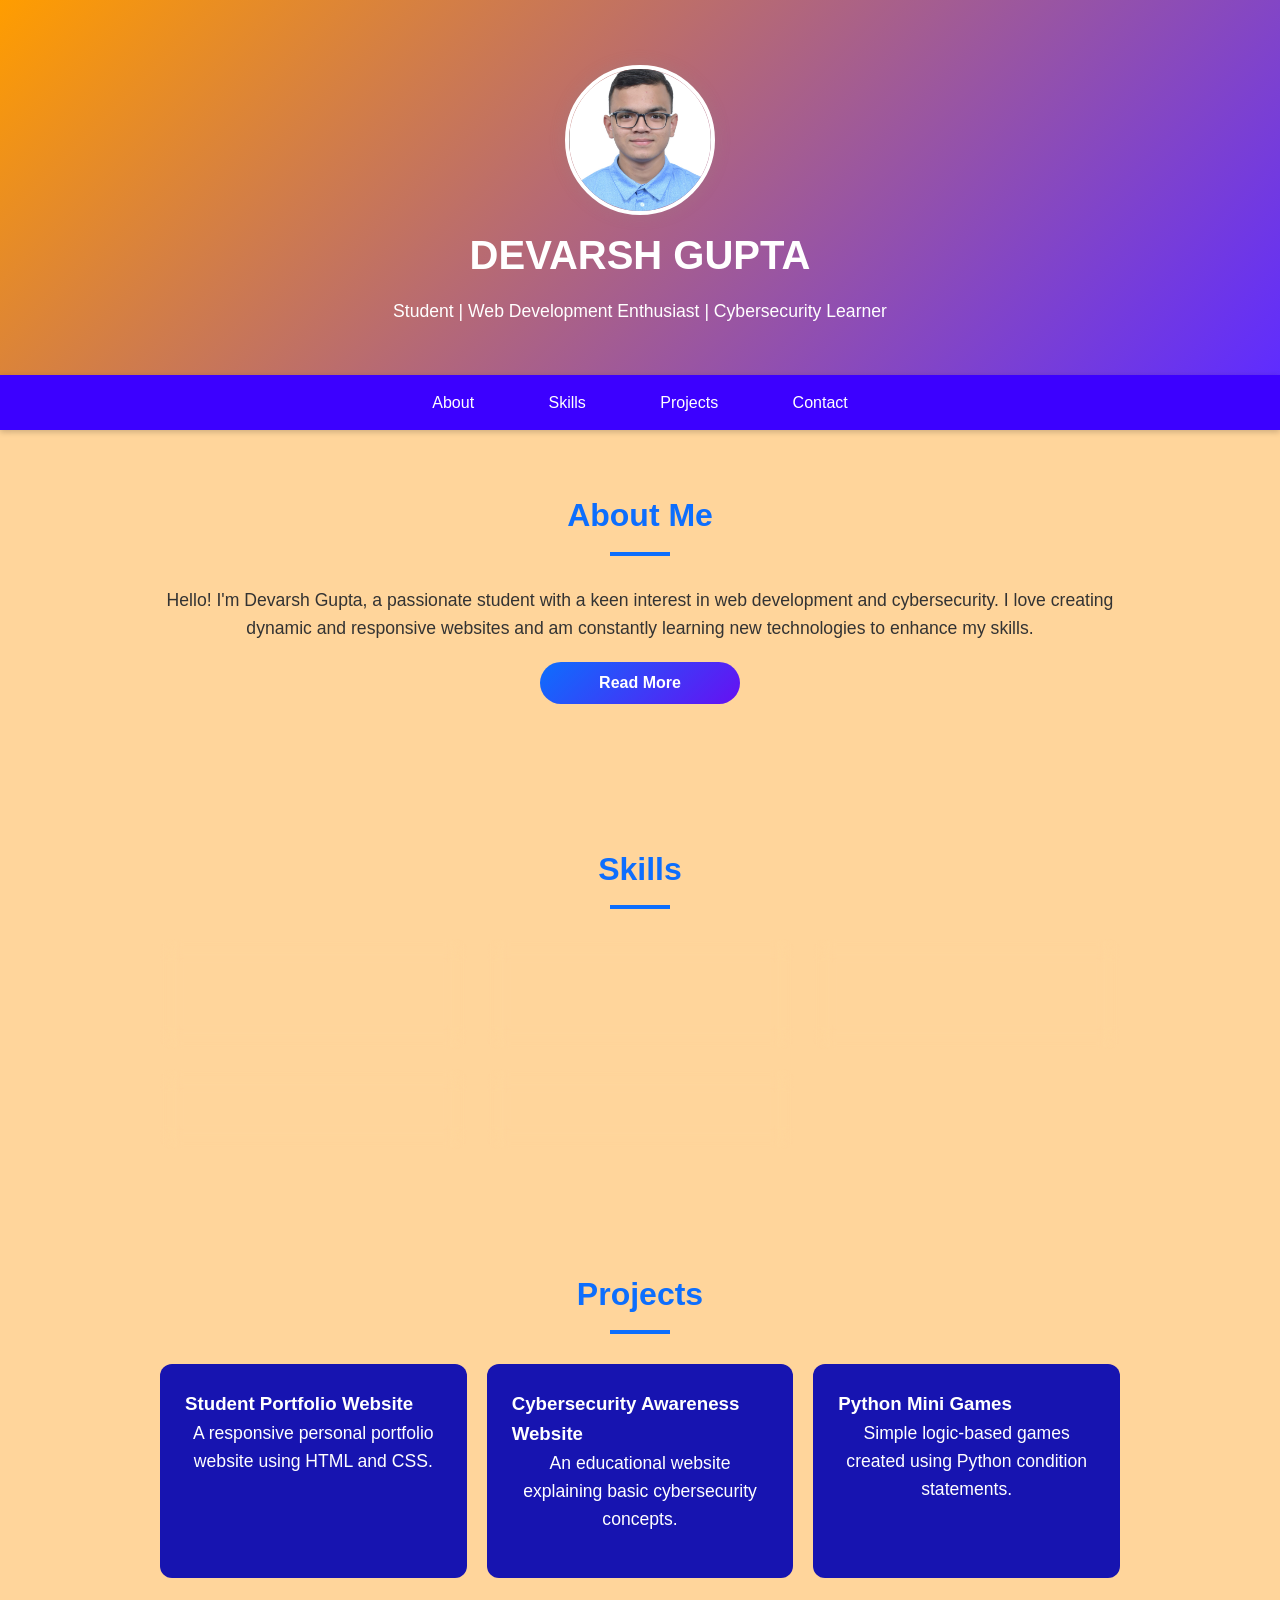
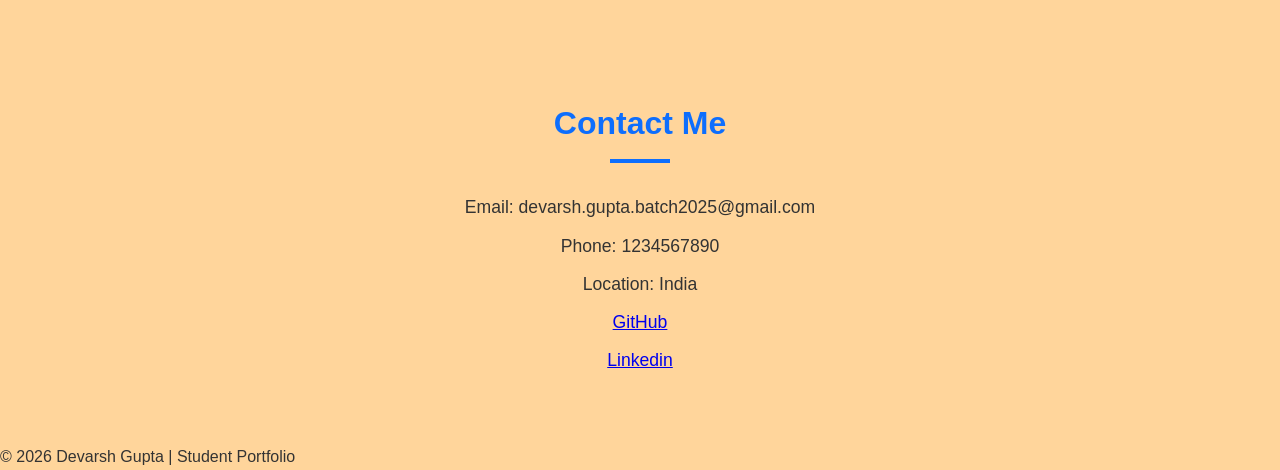
<file: HECK-O-WEEK/PORTFOLLIO WEBSITE/index.html>
<!DOCTYPE html>
<html lang="en">  
<head>
    <meta charset="UTF-8">
    <meta http-equiv="X-UA-Compatible" content="IE=edge">
    <meta name="viewport" content="width=device-width, initial-scale=1.0">
    <link rel="stylesheet" href="style.css">
    <title>Portfolio Website</title>
</head>

<!--Body Block-->
<body>

   <header>
      <img src="Devarsh images/devarshimage.jpg" alt="My Photo" class="profile-photo">
      <h1> DEVARSH GUPTA</h1>
      <p>Student | Web Development Enthusiast | Cybersecurity Learner</p>
   </header>

   <nav>
      <a href="#about">About</a>
      <a href="#skills">Skills</a>
      <a href="#projects">Projects</a>
      <a href="#contact">Contact</a>
   </nav>

 <!-- About Block-->
   <section id="about">
      <h2>About Me</h2>
      <p>Hello! I'm Devarsh Gupta, a passionate student with a keen interest in web development and cybersecurity. I love creating dynamic and responsive websites and am constantly learning new technologies to enhance my skills.</p>
      <div style="text-align: center;"><button onclick="ToggleAbout()"> Read More</div>
   </section>

   <section id="skills">
      <h2>Skills</h2>
      <div class="Skills">
         <div class="skill-card"><h3>Cybersecurity Fundamentals</h3></div>
         <div class="skill-card"><h3>HTML & CSS</h3></div>
         
         <div class="skill-card"><h3>C Programming</h3></div>
         <div class="skill-card"><h3>Python Basics<h3></div>
         <div class="skill-card"><h3>Problem Solving</h3></div>
      </div>
   </section>  
   
   <section id="projects">
    <h2>Projects</h2>
    <div class="projects">
        <div class="project-card">
            <h3>Student Portfolio Website</h3>
            <p>A responsive personal portfolio website using HTML and CSS.</p>
        </div>
        <div class="project-card">
            <h3>Cybersecurity Awareness Website</h3>
            <p>An educational website explaining basic cybersecurity concepts.</p>
            
        </div>
        <div class="project-card">
            <h3>Python Mini Games</h3>
            <p>Simple logic-based games created using Python condition statements.</p>
        </div>
    </div>
</section>
   
   <section id="contact">
      <h2>Contact Me</h2>
      <div class="contact">
         <p>Email: devarsh.gupta.batch2025@gmail.com</p>
         <p>Phone: 1234567890</p>
         <p>Location: India</p>
         <p> <a href="https://github.com/repos?q=owner%3A%40me">GitHub </a></p>
         <p> <a href="https://www.linkedin.com/in/devarsh-gupta-123456789/">Linkedin</a></p>
      </div>
      
</section>

<footer>
      <script>
         function ToggleAbout(){
            const text = document.getElementById("about").getElementsByTagName("p")[0];
            if(text.style.display === "none"){
               text.style.display = "block";
            } else {
               text.style.display = "none";
            }
         }
         document.querySelectorAll('nav a').forEach(anchor => {
            anchor.addEventListener('click', function(e){
               e.preventDefault();
               document.querySelector(this.getAttribute('href')).scrollIntoView({
                   behavior: 'smooth'
               });
             });
         });
            
      </script>
      <p>&copy; 2026 Devarsh Gupta | Student Portfolio</p>
</footer>


</body>
</html>
</file>
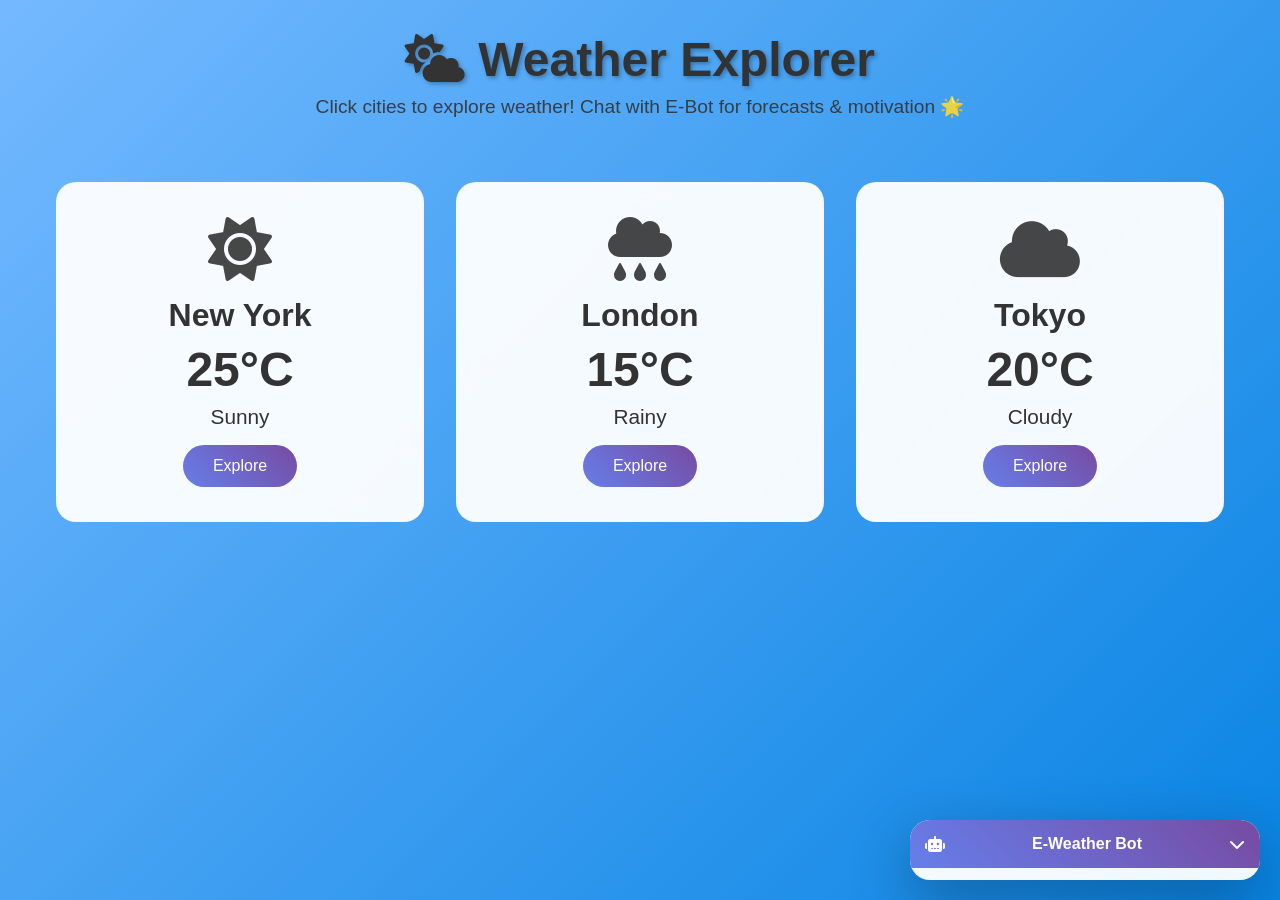
<file: HECK-O-WEEK/SIMPLE WEATHER INFO PANEL/index.html>
<!DOCTYPE html>
<html lang="en">
<head>
    <meta charset="UTF-8">
    <meta name="viewport" content="width=device-width, initial-scale=1.0">
    <title>Weather Explorer with E-Bot</title>
    <link rel="stylesheet" href="style.css">
    <link rel="stylesheet" href="https://cdnjs.cloudflare.com/ajax/libs/font-awesome/6.4.0/css/all.min.css">
</head>
<body class="default-theme">
    <header>
        <h1><i class="fas fa-cloud-sun"></i> Weather Explorer</h1>
        <p>Click cities to explore weather! Chat with E-Bot for forecasts &amp; motivation 🌟</p>
    </header>

    <main class="cities-container">
        <div class="weather-card" data-city="newyork" data-condition="sunny">
            <i class="fas fa-sun condition-icon"></i>
            <h2>New York</h2>
            <p class="temp">25°C</p>
            <p class="description">Sunny</p>
            <button class="explore-btn">Explore</button>
        </div>

        <div class="weather-card" data-city="london" data-condition="rainy">
            <i class="fas fa-cloud-rain condition-icon"></i>
            <h2>London</h2>
            <p class="temp">15°C</p>
            <p class="description">Rainy</p>
            <button class="explore-btn">Explore</button>
        </div>

        <div class="weather-card" data-city="tokyo" data-condition="cloudy">
            <i class="fas fa-cloud condition-icon"></i>
            <h2>Tokyo</h2>
            <p class="temp">20°C</p>
            <p class="description">Cloudy</p>
            <button class="explore-btn">Explore</button>
        </div>
    </main>

    <!-- Forecast Popup -->
    <div id="forecast-popup" class="popup hidden">
        <div class="popup-content">
            <span class="close">&times;</span>
            <h3 id="popup-city"></h3>
            <p id="popup-forecast"></p>
        </div>
    </div>

    <!-- Responsive E-Bot -->
    <div id="e-bot" class="e-bot-closed">
        <div class="e-bot-header">
            <i class="fas fa-robot"></i>
            <span>E-Weather Bot</span>
            <i class="fas fa-chevron-down toggle-icon"></i>
        </div>
        <div class="e-bot-body hidden">
            <div class="chat-messages" id="chat-messages">
                <div class="message bot-message">
                    <strong>E-Bot:</strong> Hi explorer! 👋 Click cities to see weather. Ask me about "forecast", "history", or "motivate"! I&apos;ll track your adventure.
                </div>
            </div>
            <div class="history-section hidden" id="history-section">
                <h4><i class="fas fa-history"></i> Your Weather History</h4>
                <div id="history-list"></div>
            </div>
            <div class="chat-input-container">
                <input type="text" id="chat-input" placeholder="Type message... (history, motivate, etc.)">
                <button id="send-btn"><i class="fas fa-paper-plane"></i></button>
            </div>
            <div class="history-toggle">
                <button id="toggle-history"><i class="fas fa-list"></i> History</button>
            </div>
        </div>
    </div>

    <script src="script.js"></script>
</body>
</html>
</file>
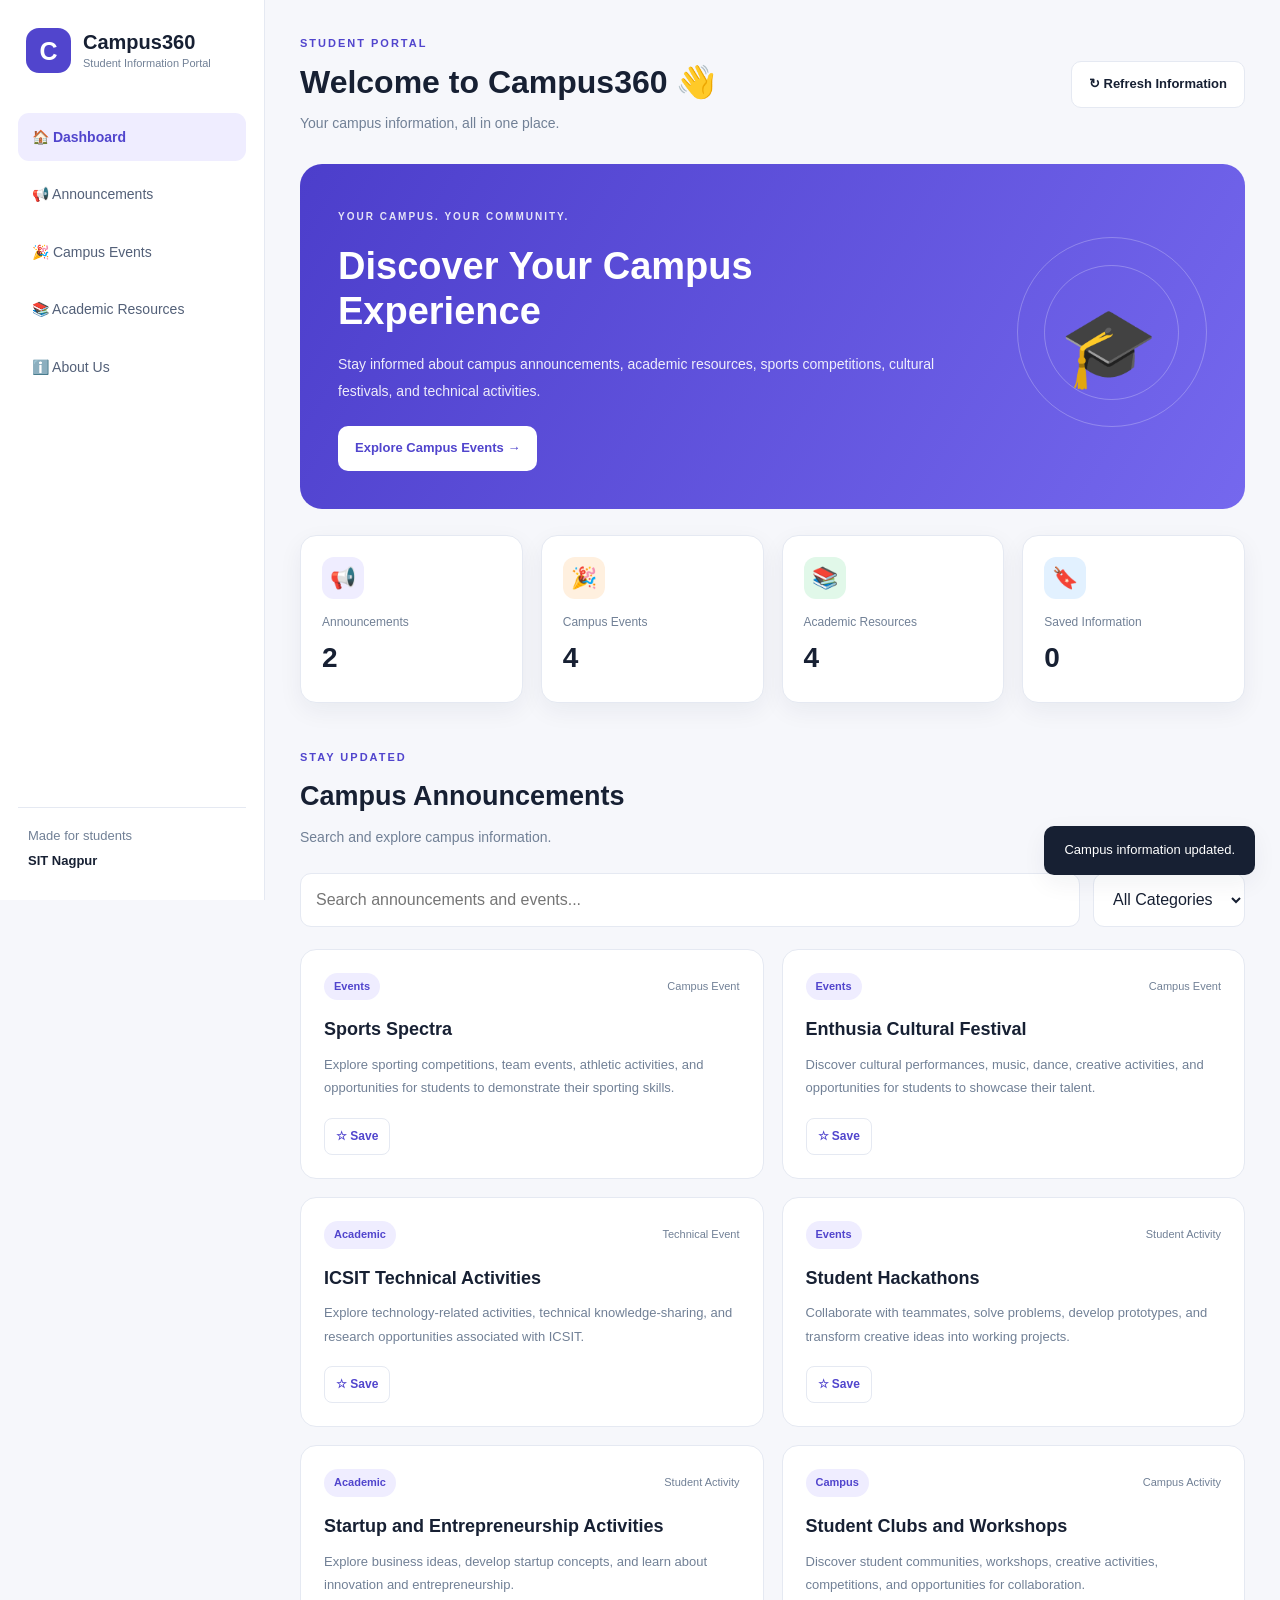
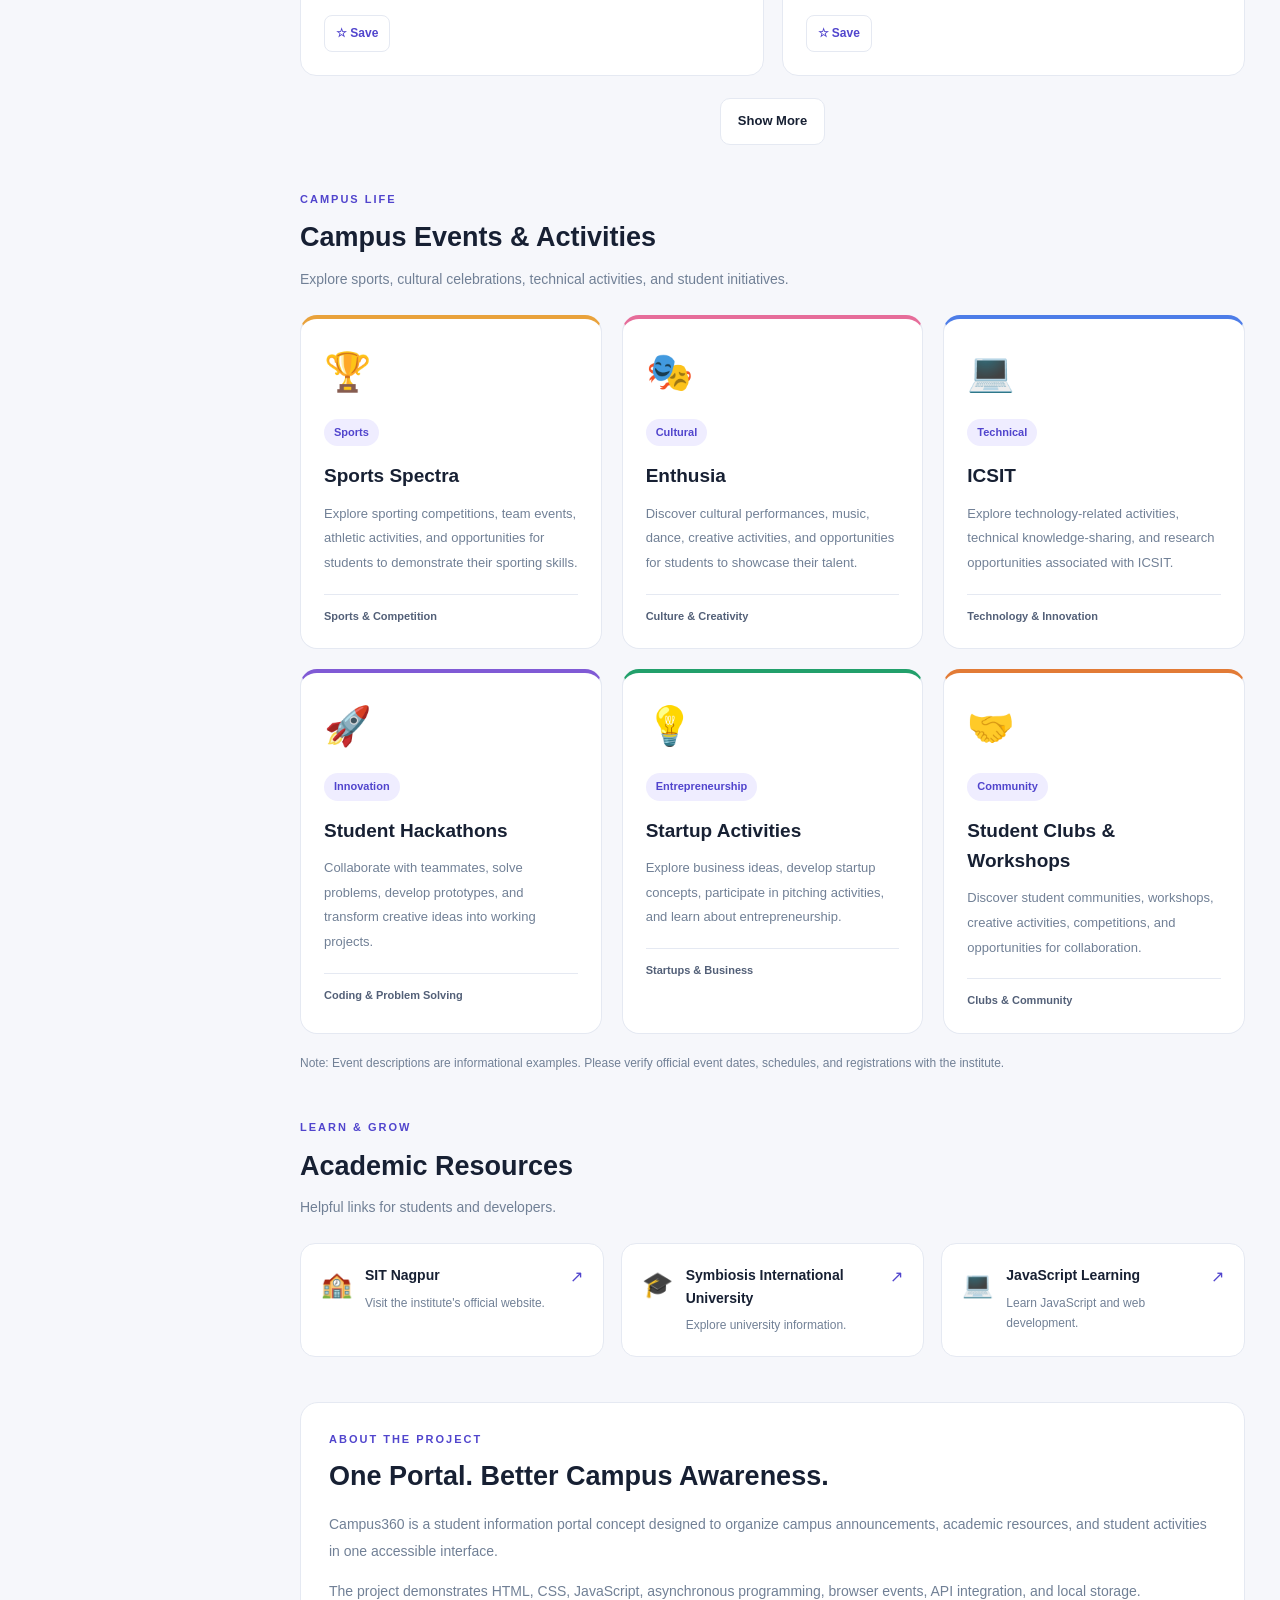
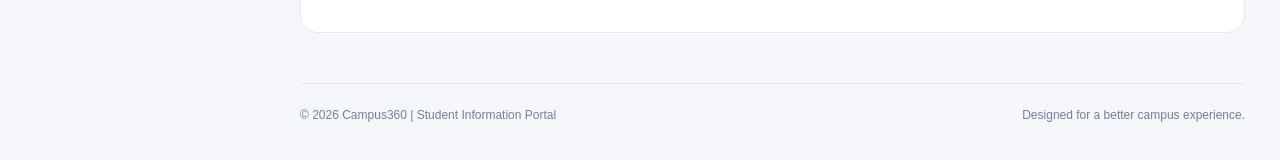
<file: HECK-O-WEEK/WEEK 11 12/Smart Campus Informtion app/index.html>
<!DOCTYPE html>
<html lang="en">
<head>
    <meta charset="UTF-8">
    <meta name="viewport" content="width=device-width, initial-scale=1.0">

    <title>Campus360 | SIT Nagpur</title>

    <link rel="stylesheet" href="style.css">
</head>

<body>

    <div class="app">

        <!-- Sidebar -->
        <aside class="sidebar">
            <div class="brand">
                <div class="brand-icon">C</div>

                <div>
                    <h2>Campus360</h2>
                    <p>Student Information Portal</p>
                </div>
            </div>

            <nav class="navigation">
                <a href="#dashboard" class="nav-link active">🏠 Dashboard</a>
                <a href="#announcements" class="nav-link">📢 Announcements</a>
                <a href="#events" class="nav-link">🎉 Campus Events</a>
                <a href="#resources" class="nav-link">📚 Academic Resources</a>
                <a href="#about" class="nav-link">ℹ️ About Us</a>
            </nav>

            <div class="sidebar-bottom">
                <p>Made for students</p>
                <strong>SIT Nagpur</strong>
            </div>
        </aside>

        <!-- Main Content -->
        <main class="main-content">

            <!-- Header -->
            <header class="topbar">
                <div>
                    <p class="eyebrow">STUDENT PORTAL</p>
                    <h1>Welcome to Campus360 👋</h1>
                    <p class="muted">
                        Your campus information, all in one place.
                    </p>
                </div>

                <button id="refreshButton" class="secondary-button">
                    ↻ Refresh Information
                </button>
            </header>

            <!-- Dashboard -->
            <section id="dashboard" class="hero">
                <div class="hero-content">
                    <span class="hero-label">YOUR CAMPUS. YOUR COMMUNITY.</span>

                    <h2>Discover Your Campus Experience</h2>

                    <p>
                        Stay informed about campus announcements, academic
                        resources, sports competitions, cultural festivals,
                        and technical activities.
                    </p>

                    <a href="#events" class="primary-button">
                        Explore Campus Events →
                    </a>
                </div>

                <div class="hero-decoration">
                    <div class="circle circle-one"></div>
                    <div class="circle circle-two"></div>
                    <div class="hero-symbol">🎓</div>
                </div>
            </section>

            <!-- Statistics -->
            <section class="stats-grid">
                <article class="stat-card">
                    <div class="stat-icon purple">📢</div>
                    <p>Announcements</p>
                    <h3 id="announcementCount">0</h3>
                </article>

                <article class="stat-card">
                    <div class="stat-icon orange">🎉</div>
                    <p>Campus Events</p>
                    <h3 id="eventCount">0</h3>
                </article>

                <article class="stat-card">
                    <div class="stat-icon green">📚</div>
                    <p>Academic Resources</p>
                    <h3 id="resourceCount">0</h3>
                </article>

                <article class="stat-card">
                    <div class="stat-icon blue">🔖</div>
                    <p>Saved Information</p>
                    <h3 id="savedCount">0</h3>
                </article>
            </section>

            <!-- Announcements -->
            <section id="announcements" class="section">

                <div class="section-heading">
                    <div>
                        <p class="eyebrow">STAY UPDATED</p>
                        <h2>Campus Announcements</h2>
                        <p class="muted">
                            Search and explore campus information.
                        </p>
                    </div>
                </div>

                <div class="filter-bar">
                    <input
                        type="search"
                        id="searchInput"
                        placeholder="Search announcements and events..."
                        aria-label="Search campus information"
                    >

                    <select id="categoryFilter" aria-label="Filter by category">
                        <option value="All">All Categories</option>
                        <option value="Events">Events</option>
                        <option value="Academic">Academic</option>
                        <option value="Campus">Campus</option>
                    </select>
                </div>

                <div id="informationContainer" class="information-grid">
                    <p class="loading-message">Loading campus information...</p>
                </div>

                <p id="emptyMessage" class="empty-message hidden">
                    No information matches your search.
                </p>

                <div class="center">
                    <button id="showMoreButton" class="secondary-button hidden">
                        Show More
                    </button>
                </div>

            </section>

            <!-- Campus Events -->
            <section id="events" class="section">

                <div class="section-heading">
                    <div>
                        <p class="eyebrow">CAMPUS LIFE</p>
                        <h2>Campus Events & Activities</h2>

                        <p class="muted">
                            Explore sports, cultural celebrations,
                            technical activities, and student initiatives.
                        </p>
                    </div>
                </div>

                <div class="activities-grid">

                    <article class="activity-card sports-card">
                        <div class="activity-icon">🏆</div>
                        <span class="badge">Sports</span>

                        <h3>Sports Spectra</h3>

                        <p>
                            Explore sporting competitions, team events,
                            athletic activities, and opportunities for
                            students to demonstrate their sporting skills.
                        </p>

                        <div class="activity-footer">
                            Sports & Competition
                        </div>
                    </article>

                    <article class="activity-card cultural-card">
                        <div class="activity-icon">🎭</div>
                        <span class="badge">Cultural</span>

                        <h3>Enthusia</h3>

                        <p>
                            Discover cultural performances, music,
                            dance, creative activities, and opportunities
                            for students to showcase their talent.
                        </p>

                        <div class="activity-footer">
                            Culture & Creativity
                        </div>
                    </article>

                    <article class="activity-card technical-card">
                        <div class="activity-icon">💻</div>
                        <span class="badge">Technical</span>

                        <h3>ICSIT</h3>

                        <p>
                            Explore technology-related activities,
                            technical knowledge-sharing, and research
                            opportunities associated with ICSIT.
                        </p>

                        <div class="activity-footer">
                            Technology & Innovation
                        </div>
                    </article>

                    <article class="activity-card hackathon-card">
                        <div class="activity-icon">🚀</div>
                        <span class="badge">Innovation</span>

                        <h3>Student Hackathons</h3>

                        <p>
                            Collaborate with teammates, solve problems,
                            develop prototypes, and transform creative
                            ideas into working projects.
                        </p>

                        <div class="activity-footer">
                            Coding & Problem Solving
                        </div>
                    </article>

                    <article class="activity-card startup-card">
                        <div class="activity-icon">💡</div>
                        <span class="badge">Entrepreneurship</span>

                        <h3>Startup Activities</h3>

                        <p>
                            Explore business ideas, develop startup
                            concepts, participate in pitching activities,
                            and learn about entrepreneurship.
                        </p>

                        <div class="activity-footer">
                            Startups & Business
                        </div>
                    </article>

                    <article class="activity-card clubs-card">
                        <div class="activity-icon">🤝</div>
                        <span class="badge">Community</span>

                        <h3>Student Clubs & Workshops</h3>

                        <p>
                            Discover student communities, workshops,
                            creative activities, competitions, and
                            opportunities for collaboration.
                        </p>

                        <div class="activity-footer">
                            Clubs & Community
                        </div>
                    </article>

                </div>

                <p class="disclaimer">
                    Note: Event descriptions are informational examples.
                    Please verify official event dates, schedules,
                    and registrations with the institute.
                </p>

            </section>

            <!-- Academic Resources -->
            <section id="resources" class="section">

                <div class="section-heading">
                    <div>
                        <p class="eyebrow">LEARN & GROW</p>
                        <h2>Academic Resources</h2>
                        <p class="muted">
                            Helpful links for students and developers.
                        </p>
                    </div>
                </div>

                <div class="resources-grid">

                    <a
                        class="resource-card"
                        href="https://www.sitnagpur.edu.in/"
                        target="_blank"
                        rel="noopener noreferrer"
                    >
                        <div class="resource-icon">🏫</div>
                        <div>
                            <h3>SIT Nagpur</h3>
                            <p>Visit the institute's official website.</p>
                        </div>
                        <span>↗</span>
                    </a>

                    <a
                        class="resource-card"
                        href="https://www.siu.edu.in/"
                        target="_blank"
                        rel="noopener noreferrer"
                    >
                        <div class="resource-icon">🎓</div>
                        <div>
                            <h3>Symbiosis International University</h3>
                            <p>Explore university information.</p>
                        </div>
                        <span>↗</span>
                    </a>

                    <a
                        class="resource-card"
                        href="https://developer.mozilla.org/en-US/docs/Web/JavaScript"
                        target="_blank"
                        rel="noopener noreferrer"
                    >
                        <div class="resource-icon">💻</div>
                        <div>
                            <h3>JavaScript Learning</h3>
                            <p>Learn JavaScript and web development.</p>
                        </div>
                        <span>↗</span>
                    </a>

                </div>
            </section>

            <!-- About -->
            <section id="about" class="section about-section">
                <p class="eyebrow">ABOUT THE PROJECT</p>
                <h2>One Portal. Better Campus Awareness.</h2>

                <p>
                    Campus360 is a student information portal concept
                    designed to organize campus announcements, academic
                    resources, and student activities in one accessible
                    interface.
                </p>

                <p>
                    The project demonstrates HTML, CSS, JavaScript,
                    asynchronous programming, browser events, API
                    integration, and local storage.
                </p>
            </section>

            <!-- Footer -->
            <footer class="footer">
                <p>© 2026 Campus360 | Student Information Portal</p>
                <p>Designed for a better campus experience.</p>
            </footer>

        </main>

    </div>

    <div id="toast" class="toast" role="status" aria-live="polite"></div>

    <script src="script.js"></script>

</body>
</html>
</file>
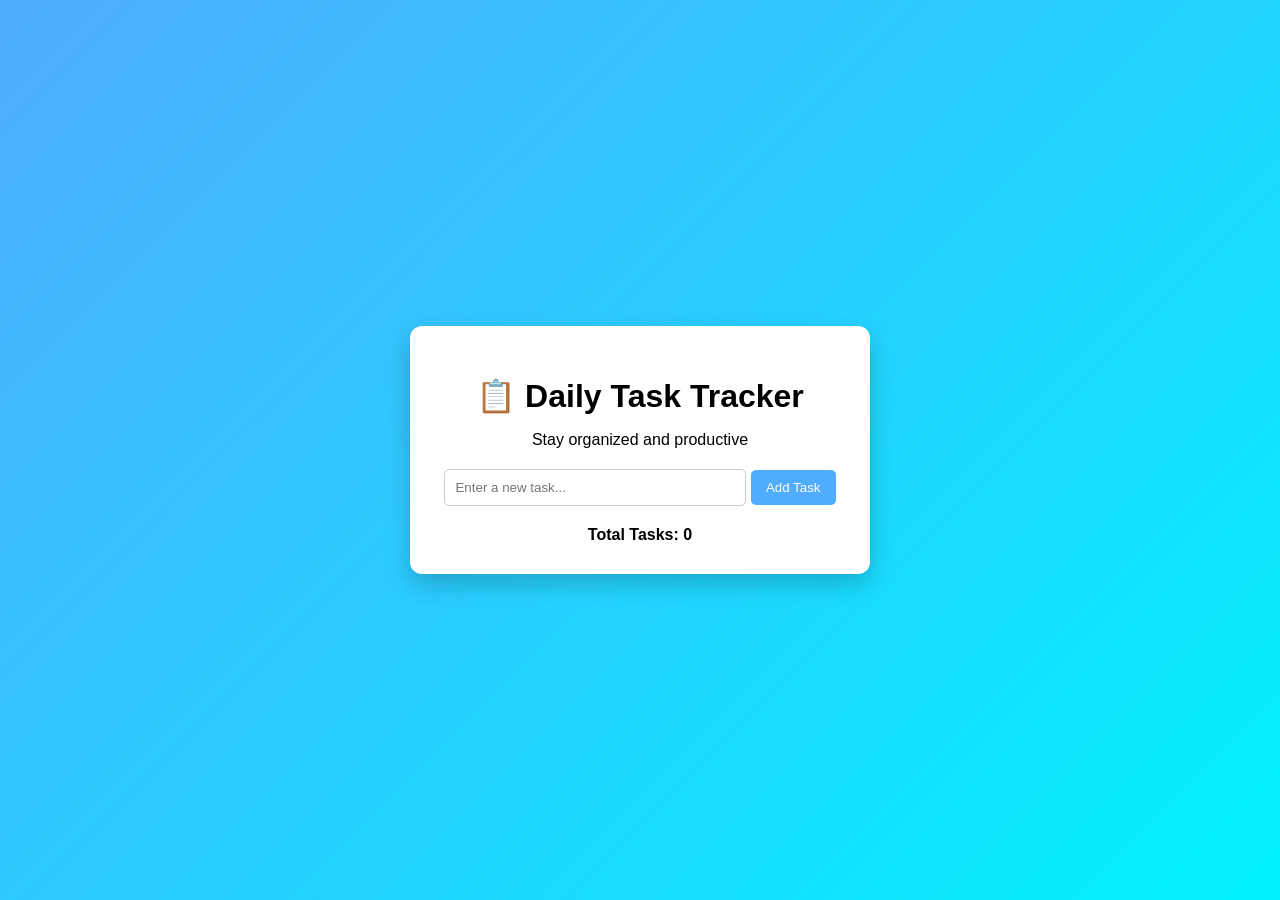
<file: HECK-O-WEEK/WEEK 5 6/TO DO LIST APP/index.html>
<!DOCTYPE html>
<html>
<head>
<title>Daily Task Tracker</title>
<link rel="stylesheet" href="style.css">
</head>

<body>

<div class="container">

<h1>📋 Daily Task Tracker</h1>
<p>Stay organized and productive</p>

<div class="input-area">
<input type="text" id="taskInput" placeholder="Enter a new task...">
<button onclick="addTask()">Add Task</button>
</div>

<ul id="taskList"></ul>

<div class="footer">
Total Tasks: <span id="taskCount">0</span>
</div>

</div>

<script src="script.js"></script>

</body>
</html>
</file>
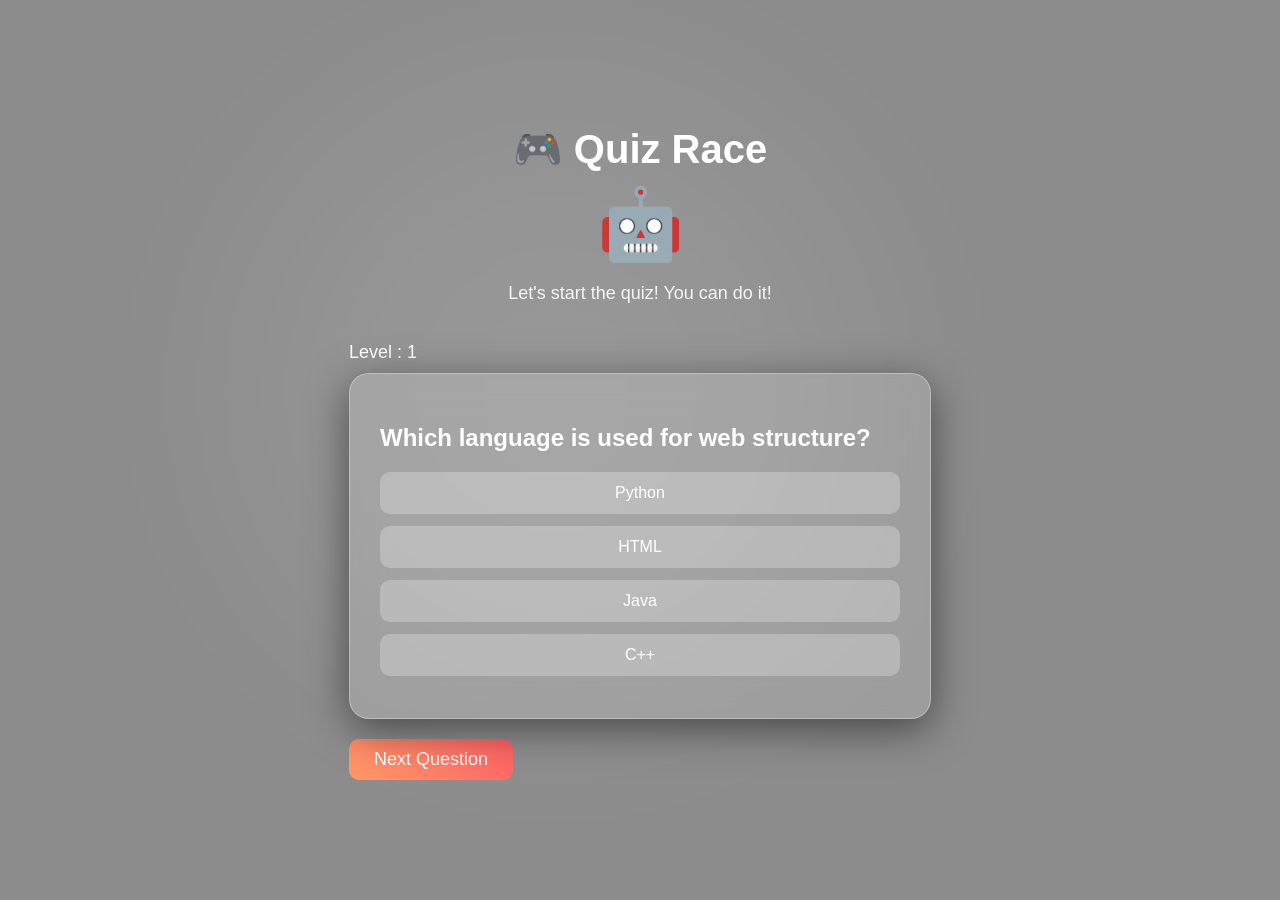
<file: HECK-O-WEEK/WEEK 7 8/QUIZ WEBPAGE/index.html>
<!DOCTYPE html>
<html>
<head>
<title>3D Quiz Challenge</title>
<link rel="stylesheet" href="style.css">
</head>

<body>
<div class="background-overlay"></div>

<div class="background-blur"></div>

<h1 class="title">🎮  Quiz Race </h1>

<!-- Motivational Character -->
<div class="character">
<div class="robot">🤖</div>
<p id="motivation">Let's start the quiz! You can do it!</p>
</div>

<div class="quiz-container">

<div class="level">Level : <span id="level">1</span></div>

<div class="question-card">

<h2 id="question"></h2>

<div class="options">
<button class="option" onclick="checkAnswer(0)"></button>
<button class="option" onclick="checkAnswer(1)"></button>
<button class="option" onclick="checkAnswer(2)"></button>
<button class="option" onclick="checkAnswer(3)"></button>
</div>

</div>

<button id="nextBtn" onclick="nextQuestion()">Next Question</button>

</div>

<div id="result"></div>

<script src="script.js"></script>

</body>
</html>
</file>
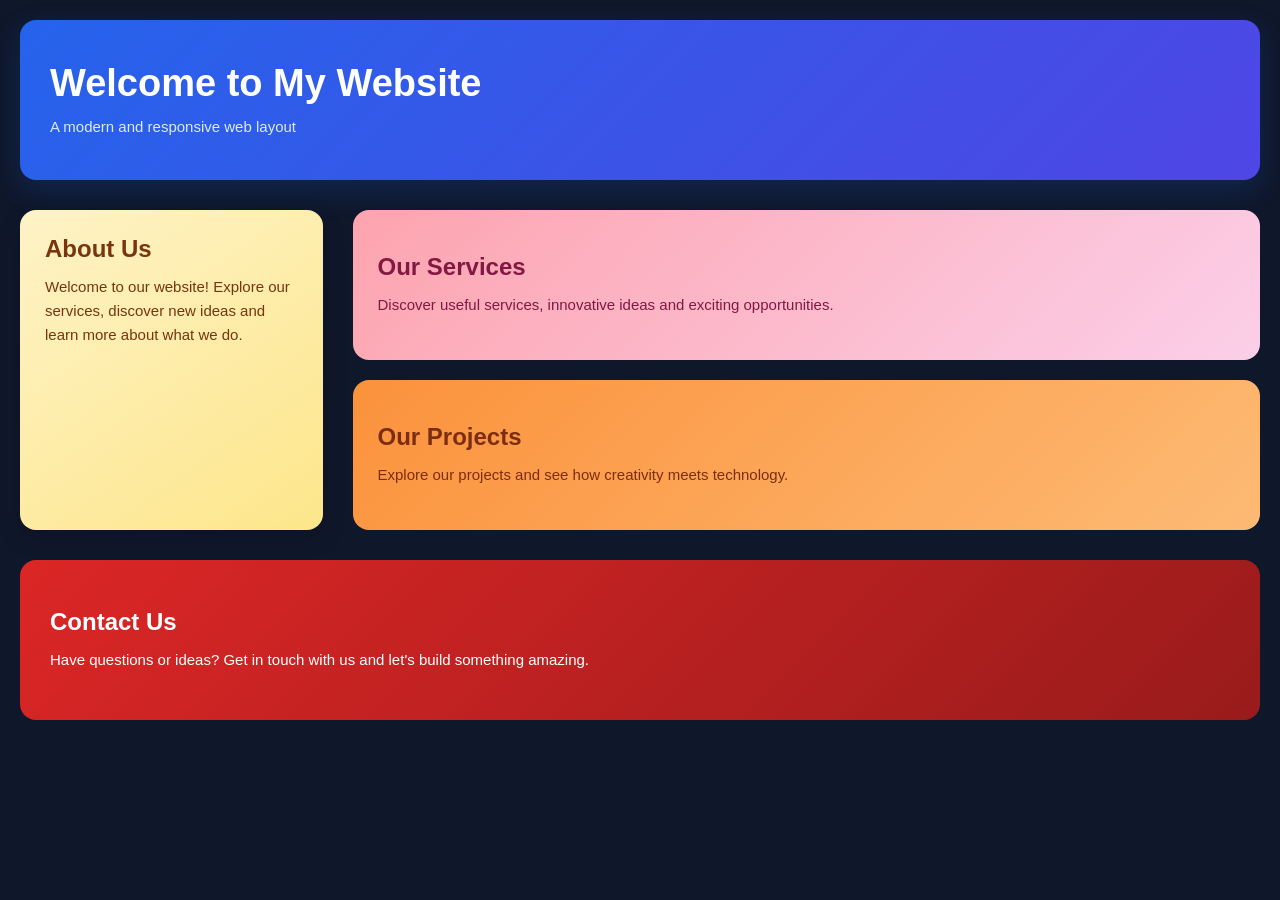
<file: HECK-O-WEEK/WEEK 3 4/indesx.html>
<!DOCTYPE html>
<html lang="en">

<head>
    <meta charset="UTF-8">
    <meta name="viewport" content="width=device-width, initial-scale=1.0">

    <title>Modern Website</title>

    <!-- Connecting CSS File -->
    <link rel="stylesheet" href="style.css">
</head>

<body>

    <div class="container">

        <!-- Header Section -->
        <header class="header">
            <div>
                <h1>Welcome to My Website</h1>
                <p>A modern and responsive web layout</p>
            </div>
        </header>

        <!-- Middle Section -->
        <main class="middle-section">

            <!-- Left Sidebar -->
            <section class="sidebar">
                <h2>About Us</h2>

                <p>
                    Welcome to our website! Explore our services,
                    discover new ideas and learn more about what we do.
                </p>
            </section>

            <!-- Right Side Cards -->
            <div class="right-section">

                <section class="card pink-card">
                    <h2>Our Services</h2>

                    <p>
                        Discover useful services, innovative ideas
                        and exciting opportunities.
                    </p>
                </section>

                <section class="card orange-card">
                    <h2>Our Projects</h2>

                    <p>
                        Explore our projects and see how creativity
                        meets technology.
                    </p>
                </section>

            </div>

        </main>

        <!-- Footer Section -->
        <footer class="footer">
            <div>
                <h2>Contact Us</h2>

                <p>
                    Have questions or ideas? Get in touch with us
                    and let's build something amazing.
                </p>
            </div>
        </footer>

    </div>

</body>

</html>
</file>
<file: HECK-O-WEEK/PORTFOLLIO WEBSITE/style.css>
/* =======================
   GLOBAL RESET
   ======================= */
*{
    margin: 0;
    padding: 0;
    box-sizing: border-box;
    font-family: Arial, Helvetica, sans-serif;
    transition: all 0.3s ease;
}

/* =======================
   BODY
   ======================= */
body{
    background-color: #ffd59b;
    color: #333;
    line-height: 1.6;
}

/* =======================
   HEADER
   ======================= */
header{
    background: linear-gradient(135deg, #ff9d00, #5f2cff);
    color: #fff;
    padding: 50px 20px;
    text-align: center;
}

header h1{
    font-size: 2.5rem;
}

header p{
    margin-top: 10px;
    font-size: 1.1rem;
}

header:hover{
    box-shadow: 0 0 25px rgba(0,60,255,0.6);
}

/* =======================
   PROFILE IMAGE
   ======================= */
.profile-photo{
    width: 150px;          /* limited size */
    height: 150px;         /* same as width */
    border-radius: 50%;    /* perfect circle */
    object-fit: cover;     /* crop image properly */
    border: 4px solid #fff;
    margin-top: 15px;
    box-shadow: 0 0 15px rgba(153, 132, 132, 0.3);
}



/* =======================
   NAVBAR
   ======================= */
nav{
    background: #3c00ff;
    text-align: center;
    box-shadow: 0 2px 6px rgba(0,0,0,0.2);
}

nav a{
    margin: 0 15px;
    color: #fff;
    padding: 15px 20px;
    display: inline-block;
    text-decoration: none;
    position: relative;
}

/* Animated underline */
nav a::after{
    content: '';
    position: absolute;
    width: 0;
    height: 3px;
    background: red;
    left: 0;
    bottom: 5px;
}

nav a:hover::after{
    width: 100%;
}

nav a:hover{
    color: #ffb3b3;
}

/* =======================
   SECTIONS
   ======================= */
section{
    padding: 60px 20px;
    max-width: 1000px;
    margin: auto;
}

section h2{
    text-align: center;
    font-size: 2rem;
    margin-bottom: 30px;
    color: #0d6efd;
    position: relative;
}

section h2::after{
    content: '';
    width: 60px;
    height: 4px;
    background: #0d6efd;
    display: block;
    margin: 10px auto 0;
}

section p{
    font-size: 1.1rem;
    text-align: center;
    margin-bottom: 20px;
}

/* =======================
   BUTTON
   ======================= */
section button{
    display: block;
    width: 200px;
    margin: 20px auto;
    padding: 12px;
    background: linear-gradient(135deg, #0d6efd, #6610f2);
    color: #fff;
    border: none;
    border-radius: 30px;
    font-size: 1rem;
    cursor: pointer;
    font-weight: bold;
}

section button:hover{
    transform: scale(1.1);
    box-shadow: 0 0 20px rgba(13,110,253,0.8);
}

/* =======================
   SKILLS SECTION
   ======================= */
.Skills{
    display: grid;
    grid-template-columns: repeat(auto-fit, minmax(250px, 1fr));
    gap: 20px;
}

.skill-card{
    background: rgba(5,5,178,0.85);
    padding: 25px;
    border-radius: 12px;
    text-align: center;
    box-shadow: 0 10px 25px rgba(0,0,0,0.2);
    backdrop-filter: blur(10px);
}

.skill-card h3{
    color: #fff;
}

.skill-card:hover{
    transform: translateY(-12px) scale(1.05);
    box-shadow: 0 15px 40px rgba(5,5,178,0.6);
}

/* =======================
   PROJECTS SECTION
   ======================= */
.projects{
    display: grid;
    grid-template-columns: repeat(auto-fit, minmax(250px, 1fr));
    gap: 20px;
}

.project-card{
    background: #0505b2ec;
    padding: 25px;
    border-radius: 12px;
    position: relative;
    overflow: hidden;
}

.project-card h3,
.project-card p{
    color: #fff;
}

.project-card:hover{
    transform: translateY(-10px);
    box-shadow: 0 15px 40px rgba(0,0,0,0.4);
}

/* =======================
   CONTACT
   ======================= */
.contact{
    text-align: center;
}

.contact p{
    margin: 10px 0;
}

/* =======================
   FOOTER
   ======================= */
.footer{
    background: linear-gradient(135deg, #0d6efd, #6610f2);
    color: #fff;
    text-align: center;
    padding: 20px;
    margin-top: 40px;
}

/* =======================
   RESPONSIVE
   ======================= */
@media(max-width:600px){
    header h1{
        font-size: 2rem;
    }
}
</file>
<file: HECK-O-WEEK/SIMPLE WEATHER INFO PANEL/style.css>
* {
    margin: 0;
    padding: 0;
    box-sizing: border-box;
}

body {
    font-family: 'Segoe UI', Tahoma, Geneva, Verdana, sans-serif;
    min-height: 100vh;
    transition: all 0.5s ease;
    position: relative;
}

.default-theme {
    background: linear-gradient(135deg, #74b9ff, #0984e3);
    color: #333;
}

/* Sunny Theme */
body.sunny-theme {
    background: linear-gradient(135deg, #fdcb6e, #e17055, #f39c12);
}

.sunny-theme .weather-card { border-color: #f1c40f; box-shadow: 0 8px 25px rgba(241, 196, 15, 0.3); }
.sunny-theme .e-bot { border: 2px solid #f39c12; }

/* Rainy Theme */
body.rainy-theme {
    background: linear-gradient(135deg, #636e72, #2d3436, #00b894);
}

.rainy-theme .weather-card { border-color: #00b894; box-shadow: 0 8px 25px rgba(0, 184, 148, 0.3); }
.rainy-theme .e-bot { border: 2px solid #00b894; }

/* Cloudy Theme */
body.cloudy-theme {
    background: linear-gradient(135deg, #b2bec3, #636e72, #2d3436);
}

.cloudy-theme .weather-card { border-color: #95a5a6; box-shadow: 0 8px 25px rgba(149, 165, 166, 0.3); }
.cloudy-theme .e-bot { border: 2px solid #95a5a6; }

header {
    text-align: center;
    padding: 2rem;
}

header h1 {
    font-size: 3rem;
    margin-bottom: 0.5rem;
    text-shadow: 2px 2px 4px rgba(0,0,0,0.3);
}

header p { font-size: 1.2rem; opacity: 0.9; }

.cities-container {
    display: grid;
    grid-template-columns: repeat(auto-fit, minmax(300px, 1fr));
    gap: 2rem;
    max-width: 1200px;
    margin: 2rem auto;
    padding: 0 1rem;
}

.weather-card {
    background: rgba(255,255,255,0.95);
    border-radius: 20px;
    padding: 2rem;
    text-align: center;
    transition: all 0.3s ease;
    border: 3px solid transparent;
    backdrop-filter: blur(10px);
    cursor: pointer;
}

.weather-card:hover {
    transform: translateY(-10px) scale(1.02);
    box-shadow: 0 20px 40px rgba(0,0,0,0.2);
}

.condition-icon { font-size: 4rem; margin-bottom: 1rem; opacity: 0.9; }

.weather-card h2 { font-size: 2rem; margin-bottom: 0.5rem; }

.temp { font-size: 3rem; font-weight: bold; margin: 0.5rem 0; }

.description { font-size: 1.3rem; text-transform: capitalize; }

.explore-btn {
    background: linear-gradient(45deg, #667eea, #764ba2);
    color: white;
    border: none;
    padding: 12px 30px;
    border-radius: 50px;
    font-size: 1rem;
    cursor: pointer;
    margin-top: 1rem;
    transition: all 0.3s;
}

.explore-btn:hover { transform: scale(1.05); box-shadow: 0 10px 20px rgba(0,0,0,0.2); }

/* Popup */
.popup {
    position: fixed;
    top: 0;
    left: 0;
    width: 100%;
    height: 100%;
    background: rgba(0,0,0,0.7);
    display: flex;
    align-items: center;
    justify-content: center;
    z-index: 1000;
    animation: fadeIn 0.3s ease;
}

.popup.hidden { display: none; }

.popup-content {
    background: white;
    padding: 3rem;
    border-radius: 20px;
    text-align: center;
    max-width: 500px;
    position: relative;
    box-shadow: 0 20px 60px rgba(0,0,0,0.4);
    animation: popIn 0.4s ease;
}

.close {
    position: absolute;
    top: 15px;
    right: 20px;
    font-size: 2rem;
    cursor: pointer;
    color: #999;
}

.close:hover { color: #333; }

@keyframes fadeIn { from { opacity: 0; } to { opacity: 1; } }
@keyframes popIn { from { transform: scale(0.7); opacity: 0; } to { transform: scale(1); opacity: 1; } }

/* E-Bot - Responsive */
#e-bot {
    position: fixed;
    bottom: 20px;
    right: 20px;
    width: 350px;
    height: 500px;
    background: rgba(255,255,255,0.95);
    border-radius: 20px;
    box-shadow: 0 20px 60px rgba(0,0,0,0.3);
    overflow: hidden;
    transition: all 0.4s cubic-bezier(0.68, -0.55, 0.265, 1.55);
    z-index: 999;
    backdrop-filter: blur(20px);
}

#e-bot.e-bot-closed { height: 60px; }

.e-bot-closed .e-bot-body { display: none; }

.e-bot-header {
    background: linear-gradient(45deg, #667eea, #764ba2);
    color: white;
    padding: 15px;
    display: flex;
    align-items: center;
    justify-content: space-between;
    cursor: pointer;
    font-weight: bold;
}

.toggle-icon {
    transition: transform 0.3s;
}

.e-bot-open .toggle-icon { transform: rotate(180deg); }

.e-bot-body {
    height: calc(100% - 60px);
    display: flex;
    flex-direction: column;
}

.chat-messages {
    flex: 1;
    padding: 20px;
    overflow-y: auto;
    background: linear-gradient(to bottom, #f8f9fa, #e9ecef);
}

.history-section {
    padding: 0 20px 20px;
    background: #f8f9fa;
}

#history-list {
    max-height: 150px;
    overflow-y: auto;
}

.history-item {
    background: linear-gradient(45deg, #667eea, #764ba2);
    color: white;
    margin: 10px 0;
    padding: 15px;
    border-radius: 15px;
    display: flex;
    align-items: center;
    animation: slideIn 0.5s ease;
    box-shadow: 0 5px 15px rgba(0,0,0,0.1);
}

.history-item i { margin-right: 10px; font-size: 1.5rem; }

@keyframes slideIn {
    from { opacity: 0; transform: translateX(20px); }
    to { opacity: 1; transform: translateX(0); }
}

.message {
    margin-bottom: 15px;
    padding: 12px 16px;
    border-radius: 20px;
    max-width: 90%;
    animation: messageSlide 0.3s ease;
}

.bot-message {
    background: linear-gradient(45deg, #a8e6cf, #81d4fa);
    margin-left: auto;
    text-align: right;
}

.user-message {
    background: linear-gradient(45deg, #667eea, #764ba2);
    color: white;
    margin-right: auto;
}

@keyframes messageSlide {
    from { opacity: 0; transform: translateY(10px); }
    to { opacity: 1; transform: translateY(0); }
}

.chat-input-container {
    padding: 20px;
    display: flex;
    gap: 10px;
    border-top: 1px solid #ddd;
    background: white;
}

#chat-input {
    flex: 1;
    padding: 12px 16px;
    border: 2px solid #e9ecef;
    border-radius: 25px;
    font-size: 1rem;
    outline: none;
    transition: border-color 0.3s;
}

#chat-input:focus { border-color: #667eea; }

#send-btn {
    background: linear-gradient(45deg, #667eea, #764ba2);
    color: white;
    border: none;
    width: 45px;
    height: 45px;
    border-radius: 50%;
    cursor: pointer;
    transition: transform 0.3s;
}

#send-btn:hover { transform: scale(1.1); }

.history-toggle {
    text-align: center;
    padding: 10px;
    background: #f8f9fa;
}

#toggle-history {
    background: none;
    border: 2px solid #667eea;
    color: #667eea;
    padding: 8px 20px;
    border-radius: 20px;
    cursor: pointer;
    transition: all 0.3s;
}

#toggle-history:hover {
    background: #667eea;
    color: white;
}

/* Confetti Canvas */
#confetti-canvas {
    position: fixed;
    top: 0;
    left: 0;
    pointer-events: none;
    z-index: 1001;
}

/* Responsive */
@media (max-width: 768px) {
    #e-bot {
        width: 90vw;
        height: 70vh;
        right: 5vw;
        bottom: 5vh;
    }

    .cities-container {
        grid-template-columns: 1fr;
        margin: 1rem;
    }

    header h1 { font-size: 2rem; }

    .popup-content { padding: 2rem 1.5rem; margin: 1rem; }
}

@media (max-width: 480px) {
    #e-bot { width: 95vw; height: 80vh; }
}
</file>
<file: HECK-O-WEEK/WEEK 11 12/Smart Campus Informtion app/style.css>
/* ==============================
   CAMPUS360 - MAIN STYLES
============================== */

:root {
    --primary: #5145cd;
    --primary-dark: #3c32a5;
    --background: #f6f7fb;
    --surface: #ffffff;
    --text: #172033;
    --muted: #718096;
    --border: #e5e9f2;
    --shadow: 0 8px 24px rgba(24, 35, 70, 0.06);
}

* {
    box-sizing: border-box;
    margin: 0;
    padding: 0;
}

html {
    scroll-behavior: smooth;
    scroll-padding-top: 24px;
}

body {
    font-family: Arial, Helvetica, sans-serif;
    background: var(--background);
    color: var(--text);
    line-height: 1.6;
}

a {
    text-decoration: none;
    color: inherit;
}

button,
input,
select {
    font: inherit;
}

button {
    cursor: pointer;
}

.app {
    display: flex;
    min-height: 100vh;
}

/* Sidebar */

.sidebar {
    width: 265px;
    background: #ffffff;
    border-right: 1px solid var(--border);
    padding: 28px 18px;
    display: flex;
    flex-direction: column;
    flex-shrink: 0;
    position: sticky;
    top: 0;
    height: 100vh;
}

.brand {
    display: flex;
    align-items: center;
    gap: 12px;
    margin-bottom: 40px;
    padding: 0 8px;
}

.brand-icon {
    width: 45px;
    height: 45px;
    background: var(--primary);
    color: white;
    border-radius: 13px;
    display: grid;
    place-items: center;
    font-size: 25px;
    font-weight: bold;
}

.brand h2 {
    font-size: 20px;
    line-height: 1.3;
}

.brand p {
    font-size: 11px;
    color: var(--muted);
}

.navigation {
    display: flex;
    flex-direction: column;
    gap: 9px;
}

.nav-link {
    padding: 13px 14px;
    border-radius: 11px;
    font-size: 14px;
    color: #536078;
    transition: 0.2s;
}

.nav-link:hover,
.nav-link.active {
    background: #efedff;
    color: var(--primary);
    font-weight: bold;
}

.sidebar-bottom {
    margin-top: auto;
    padding: 18px 10px 0;
    border-top: 1px solid var(--border);
    color: var(--muted);
    font-size: 13px;
}

.sidebar-bottom strong {
    display: block;
    color: var(--text);
    margin-top: 4px;
}

/* Main Content */

.main-content {
    flex: 1;
    min-width: 0;
    padding: 35px;
    max-width: 1700px;
    margin: 0 auto;
}

.topbar {
    display: flex;
    align-items: center;
    justify-content: space-between;
    gap: 20px;
    margin-bottom: 30px;
}

.topbar h1 {
    font-size: clamp(24px, 3vw, 32px);
    margin: 4px 0;
}

.eyebrow {
    font-size: 11px;
    letter-spacing: 2px;
    color: var(--primary);
    font-weight: 800;
}

.muted {
    color: var(--muted);
    font-size: 14px;
}

/* Buttons */

.primary-button,
.secondary-button {
    display: inline-flex;
    align-items: center;
    justify-content: center;
    gap: 8px;
    border-radius: 10px;
    padding: 12px 17px;
    font-size: 13px;
    font-weight: bold;
    transition: 0.2s;
    border: none;
}

.primary-button {
    background: #ffffff;
    color: var(--primary);
    margin-top: 22px;
}

.primary-button:hover {
    transform: translateY(-2px);
}

.secondary-button {
    background: white;
    color: var(--text);
    border: 1px solid var(--border);
}

.secondary-button:hover {
    border-color: var(--primary);
    color: var(--primary);
}

/* Hero */

.hero {
    min-height: 285px;
    padding: 38px;
    background: linear-gradient(120deg, #4c3ecb, #7568ee);
    color: white;
    border-radius: 22px;
    display: flex;
    justify-content: space-between;
    align-items: center;
    position: relative;
    overflow: hidden;
}

.hero-content {
    max-width: 620px;
    z-index: 1;
}

.hero-label {
    font-size: 10px;
    letter-spacing: 2px;
    font-weight: bold;
    opacity: 0.85;
}

.hero h2 {
    font-size: clamp(27px, 3vw, 38px);
    line-height: 1.2;
    margin: 16px 0;
}

.hero p {
    font-size: 14px;
    line-height: 1.9;
    opacity: 0.9;
}

.hero-decoration {
    position: relative;
    width: 200px;
    height: 200px;
    flex-shrink: 0;
}

.circle {
    position: absolute;
    border-radius: 50%;
    border: 1px solid rgba(255, 255, 255, 0.25);
}

.circle-one {
    width: 190px;
    height: 190px;
    top: 0;
    right: 0;
}

.circle-two {
    width: 135px;
    height: 135px;
    top: 28px;
    right: 28px;
}

.hero-symbol {
    position: absolute;
    top: 48px;
    right: 50px;
    font-size: 78px;
}

/* Statistics */

.stats-grid {
    display: grid;
    grid-template-columns: repeat(4, minmax(0, 1fr));
    gap: 18px;
    margin: 26px 0 45px;
}

.stat-card {
    padding: 21px;
    border: 1px solid var(--border);
    background: var(--surface);
    border-radius: 16px;
    box-shadow: var(--shadow);
}

.stat-icon {
    width: 42px;
    height: 42px;
    border-radius: 12px;
    display: grid;
    place-items: center;
    font-size: 21px;
    margin-bottom: 14px;
}

.purple {
    background: #efedff;
}

.orange {
    background: #fff0df;
}

.green {
    background: #e1f8e9;
}

.blue {
    background: #e2f1ff;
}

.stat-card p {
    font-size: 12px;
    color: var(--muted);
}

.stat-card h3 {
    font-size: 28px;
    margin-top: 4px;
}

/* Sections */

.section {
    margin: 45px 0;
    scroll-margin-top: 25px;
}

.section-heading {
    margin-bottom: 23px;
}

.section-heading h2,
.about-section h2 {
    font-size: 27px;
    margin: 7px 0;
}

.section-heading p {
    line-height: 1.8;
}

/* Filters */

.filter-bar {
    display: flex;
    gap: 13px;
    margin-bottom: 22px;
}

.filter-bar input,
.filter-bar select {
    background: white;
    border: 1px solid var(--border);
    border-radius: 11px;
    padding: 13px 15px;
    outline: none;
    color: var(--text);
}

.filter-bar input {
    flex: 1;
    min-width: 0;
}

.filter-bar input:focus,
.filter-bar select:focus {
    border-color: var(--primary);
    box-shadow: 0 0 0 3px rgba(81, 69, 205, 0.1);
}

/* Information Cards */

.information-grid {
    display: grid;
    grid-template-columns: repeat(2, minmax(0, 1fr));
    gap: 18px;
}

.info-card {
    padding: 23px;
    border: 1px solid var(--border);
    border-radius: 16px;
    background: white;
    transition: 0.2s;
}

.info-card:hover {
    transform: translateY(-3px);
    box-shadow: var(--shadow);
}

.info-card-top {
    display: flex;
    align-items: center;
    justify-content: space-between;
    gap: 12px;
    margin-bottom: 15px;
}

.badge {
    display: inline-block;
    padding: 5px 10px;
    border-radius: 20px;
    background: #efedff;
    color: var(--primary);
    font-size: 11px;
    font-weight: bold;
}

.info-date {
    color: var(--muted);
    font-size: 11px;
}

.info-card h3 {
    font-size: 18px;
    margin-bottom: 9px;
}

.info-card p {
    font-size: 13px;
    color: var(--muted);
    line-height: 1.8;
}

.card-actions {
    margin-top: 18px;
    display: flex;
    justify-content: space-between;
    align-items: center;
    gap: 10px;
}

.save-button {
    border: 1px solid var(--border);
    background: white;
    color: var(--primary);
    padding: 8px 11px;
    border-radius: 8px;
    font-size: 12px;
    font-weight: bold;
}

.save-button:hover {
    background: #efedff;
}

.saved-label {
    color: #16804a;
    font-size: 11px;
    font-weight: bold;
}

/* Activities */

.activities-grid {
    display: grid;
    grid-template-columns: repeat(3, minmax(0, 1fr));
    gap: 20px;
}

.activity-card {
    background: white;
    border: 1px solid var(--border);
    border-radius: 17px;
    padding: 23px;
    transition: transform 0.25s, box-shadow 0.25s;
}

.activity-card:hover {
    transform: translateY(-5px);
    box-shadow: var(--shadow);
}

.activity-icon {
    font-size: 38px;
    margin-bottom: 15px;
}

.activity-card h3 {
    font-size: 19px;
    margin: 15px 0 10px;
}

.activity-card p {
    font-size: 13px;
    color: var(--muted);
    line-height: 1.9;
}

.activity-footer {
    border-top: 1px solid var(--border);
    margin-top: 18px;
    padding-top: 13px;
    font-size: 11px;
    font-weight: bold;
    color: #536078;
}

.sports-card {
    border-top: 4px solid #e9a23b;
}

.cultural-card {
    border-top: 4px solid #e66d9a;
}

.technical-card {
    border-top: 4px solid #4d7de8;
}

.hackathon-card {
    border-top: 4px solid #805ad5;
}

.startup-card {
    border-top: 4px solid #22a06b;
}

.clubs-card {
    border-top: 4px solid #e27b36;
}

.disclaimer {
    margin-top: 20px;
    font-size: 12px;
    color: var(--muted);
}

/* Resources */

.resources-grid {
    display: grid;
    grid-template-columns: repeat(3, minmax(0, 1fr));
    gap: 17px;
}

.resource-card {
    display: flex;
    align-items: flex-start;
    gap: 13px;
    background: white;
    border: 1px solid var(--border);
    border-radius: 15px;
    padding: 20px;
    transition: 0.2s;
}

.resource-card:hover {
    border-color: var(--primary);
    transform: translateY(-3px);
}

.resource-icon {
    font-size: 25px;
}

.resource-card div:nth-child(2) {
    flex: 1;
}

.resource-card h3 {
    font-size: 14px;
    margin-bottom: 6px;
}

.resource-card p {
    color: var(--muted);
    font-size: 12px;
    line-height: 1.7;
}

.resource-card > span {
    color: var(--primary);
}

/* About */

.about-section {
    background: white;
    border: 1px solid var(--border);
    border-radius: 18px;
    padding: 28px;
}

.about-section p:not(.eyebrow) {
    color: var(--muted);
    font-size: 14px;
    line-height: 1.9;
    margin-top: 13px;
}

/* Footer */

.footer {
    border-top: 1px solid var(--border);
    padding-top: 22px;
    margin-top: 50px;
    display: flex;
    justify-content: space-between;
    flex-wrap: wrap;
    gap: 10px;
    color: var(--muted);
    font-size: 12px;
}

/* Loading and Empty States */

.loading-message,
.empty-message {
    padding: 25px;
    color: var(--muted);
    font-size: 14px;
}

.center {
    display: flex;
    justify-content: center;
    margin-top: 22px;
}

.hidden {
    display: none !important;
}

/* Toast Notification */

.toast {
    position: fixed;
    bottom: 25px;
    right: 25px;
    background: #172033;
    color: white;
    padding: 14px 20px;
    border-radius: 10px;
    box-shadow: var(--shadow);
    font-size: 13px;
    z-index: 1000;
    opacity: 0;
    transform: translateY(15px);
    pointer-events: none;
    transition: 0.25s;
    max-width: min(360px, calc(100vw - 40px));
}

.toast.show {
    opacity: 1;
    transform: translateY(0);
}

/* Responsive Design */

@media (max-width: 1200px) {
    .sidebar {
        width: 225px;
    }

    .main-content {
        padding: 25px;
    }

    .activities-grid {
        grid-template-columns: repeat(2, minmax(0, 1fr));
    }

    .resources-grid {
        grid-template-columns: 1fr;
    }
}

@media (max-width: 900px) {
    .app {
        display: block;
    }

    .sidebar {
        width: 100%;
        height: auto;
        position: relative;
        padding: 16px;
    }

    .brand {
        margin-bottom: 18px;
    }

    .navigation {
        flex-direction: row;
        overflow-x: auto;
        padding-bottom: 5px;
    }

    .nav-link {
        white-space: nowrap;
    }

    .sidebar-bottom {
        display: none;
    }

    .stats-grid {
        grid-template-columns: repeat(2, minmax(0, 1fr));
    }

    .hero-decoration {
        display: none;
    }

    .information-grid {
        grid-template-columns: 1fr;
    }
}

@media (max-width: 600px) {
    .main-content {
        padding: 18px;
    }

    .topbar {
        align-items: flex-start;
        flex-direction: column;
    }

    .hero {
        padding: 26px;
    }

    .hero h2 {
        font-size: 28px;
    }

    .stats-grid {
        gap: 12px;
    }

    .stat-card {
        padding: 15px;
    }

    .stat-card h3 {
        font-size: 24px;
    }

    .filter-bar {
        flex-direction: column;
    }

    .activities-grid {
        grid-template-columns: 1fr;
    }

    .section-heading h2,
    .about-section h2 {
        font-size: 23px;
    }

    .footer {
        flex-direction: column;
    }
}
</file>
<file: HECK-O-WEEK/WEEK 5 6/TO DO LIST APP/style.css>
body{
font-family:Arial;
background:linear-gradient(135deg,#4facfe,#00f2fe);
height:100vh;
display:flex;
justify-content:center;
align-items:center;
margin:0;
}

.container{
background:white;
padding:30px;
width:400px;
border-radius:12px;
box-shadow:0 10px 25px rgba(0,0,0,0.2);
text-align:center;
}

h1{
margin-bottom:5px;
}

.input-area{
margin-top:20px;
}

input{
padding:10px;
width:70%;
border-radius:5px;
border:1px solid #ccc;
}

button{
padding:10px 15px;
border:none;
background:#4facfe;
color:white;
border-radius:5px;
cursor:pointer;
}

button:hover{
background:#0077ff;
}

ul{
list-style:none;
padding:0;
margin-top:20px;
}

li{
background:#f2f2f2;
padding:10px;
margin:10px 0;
display:flex;
justify-content:space-between;
align-items:center;
border-radius:6px;
}

.completed{
text-decoration:line-through;
color:gray;
}

.delete{
background:red;
color:white;
border:none;
padding:5px 8px;
cursor:pointer;
border-radius:5px;
}

.footer{
margin-top:20px;
font-weight:bold;
}
</file>
<file: HECK-O-WEEK/WEEK 7 8/QUIZ WEBPAGE/style.css>
body{
font-family: Arial, sans-serif;

/* Background Image */
background-image: url("https://images.unsplash.com/photo-1503676260728-1c00da094a0b");

background-size: cover;
background-position: center;
background-repeat: no-repeat;

height:100vh;
margin:0;

display:flex;
flex-direction:column;
align-items:center;
justify-content:center;

color:white;
overflow:hidden;
}

/* Glass Background Effect */

.background-overlay{
position:absolute;
top:0;
left:0;
width:100%;
height:100%;

background:rgba(0,0,0,0.45);
backdrop-filter:blur(6px);

z-index:-1;
}
.background-blur{
position:absolute;
width:600px;
height:600px;
background:rgba(255,255,255,0.1);
filter:blur(120px);
top:10%;
left:20%;
border-radius:50%;
}

/* Title */

.title{
font-size:40px;
margin-bottom:10px;
}

/* Character */

.character{
text-align:center;
margin-bottom:20px;
}

.robot{
font-size:70px;
animation: float 3s infinite ease-in-out;
}

@keyframes float{
0%{transform:translateY(0)}
50%{transform:translateY(-15px)}
100%{transform:translateY(0)}
}

#motivation{
font-size:18px;
opacity:0.9;
}

/* Quiz Card */
.question-card{
width:520px;
padding:30px;

background: rgba(255,255,255,0.15);
border-radius:20px;

backdrop-filter: blur(15px);
-webkit-backdrop-filter: blur(15px);

border:1px solid rgba(255,255,255,0.3);

box-shadow:0 10px 40px rgba(0,0,0,0.5);
}

/* Options */

.option{
display:block;
width:100%;
margin:12px 0;
padding:12px;
border:none;
border-radius:10px;

background:rgba(255,255,255,0.25);
color:white;
font-size:16px;
cursor:pointer;

transition:0.3s;
}

.option:hover{
background:#00c6ff;
transform:scale(1.05);
}

/* Button */

#nextBtn{
margin-top:20px;
padding:10px 25px;
border:none;
border-radius:10px;

background:linear-gradient(45deg,#ff9966,#ff5e62);
color:white;
font-size:18px;
cursor:pointer;
}

.level{
margin-bottom:10px;
font-size:18px;
}

#result{
font-size:30px;
margin-top:20px;
}
</file>
<file: HECK-O-WEEK/WEEK 3 4/style.css>
/* Basic Reset */
* {
    margin: 0;
    padding: 0;
    box-sizing: border-box;
}

/* Body Styling */
body {
    font-family: Arial, sans-serif;
    background: #0f172a;
    color: white;
    padding: 20px;
}

/* Main Container */
.container {
    max-width: 1600px;
    margin: auto;
}

/* Header Section */
.header {
    width: 100%;
    min-height: 160px;

    background: linear-gradient(135deg, #2563eb, #4f46e5);

    border-radius: 16px;
    margin-bottom: 30px;
    padding: 30px;

    display: flex;
    align-items: center;
    justify-content: space-between;

    box-shadow: 0 10px 30px rgba(37, 99, 235, 0.2);

    transition: 0.3s;
}

/* Header Hover Effect */
.header:hover {
    transform: translateY(-3px);
}

/* Header Heading */
.header h1 {
    font-size: clamp(24px, 4vw, 38px);
}

/* Paragraph Styling */
.header p {
    margin-top: 10px;
    color: #dbeafe;
}

/* Middle Section Layout */
.middle-section {
    display: grid;
    grid-template-columns: 1fr 3fr;
    gap: 30px;
    margin-bottom: 30px;
}

/* Left Sidebar */
.sidebar {
    background: linear-gradient(145deg, #fef3c7, #fde68a);

    color: #78350f;

    min-height: 320px;
    border-radius: 16px;
    padding: 25px;

    box-shadow: 0 8px 25px rgba(0, 0, 0, 0.15);

    transition: 0.3s;
}

/* Right Section */
.right-section {
    display: grid;
    grid-template-rows: 1fr 1fr;
    gap: 20px;
}

/* Common Card Styling */
.card {
    min-height: 150px;
    padding: 25px;

    border-radius: 16px;

    display: flex;
    flex-direction: column;
    justify-content: center;

    transition: transform 0.3s, box-shadow 0.3s;
}

/* Card Hover Effects */
.card:hover,
.sidebar:hover,
.footer:hover {
    transform: translateY(-4px);

    box-shadow: 0 12px 28px rgba(0, 0, 0, 0.2);
}

/* Pink Card */
.pink-card {
    background: linear-gradient(135deg, #fda4af, #fbcfe8);
    color: #831843;
}

/* Orange Card */
.orange-card {
    background: linear-gradient(135deg, #fb923c, #fdba74);
    color: #7c2d12;
}

/* Footer Section */
.footer {
    min-height: 160px;

    background: linear-gradient(135deg, #dc2626, #991b1b);

    border-radius: 16px;
    padding: 30px;

    display: flex;
    align-items: center;

    transition: 0.3s;
}

/* Headings */
h2 {
    font-size: 24px;
    margin-bottom: 12px;
}

/* Paragraphs */
p {
    font-size: 15px;
    line-height: 1.6;
}

/* Tablet Responsive Design */
@media (max-width: 768px) {

    body {
        padding: 14px;
    }

    .middle-section {
        grid-template-columns: 1fr;
    }

    .sidebar {
        min-height: 180px;
    }

    .right-section {
        grid-template-rows: auto;
    }

    .card {
        min-height: 160px;
    }

    .header {
        min-height: 140px;
    }
}

/* Mobile Responsive Design */
@media (max-width: 480px) {

    .header,
    .sidebar,
    .card,
    .footer {
        padding: 20px;
    }

    .header {
        min-height: 120px;
    }

    .header h1 {
        font-size: 24px;
    }

    h2 {
        font-size: 20px;
    }

    .footer {
        min-height: 130px;
    }
}
</file>
